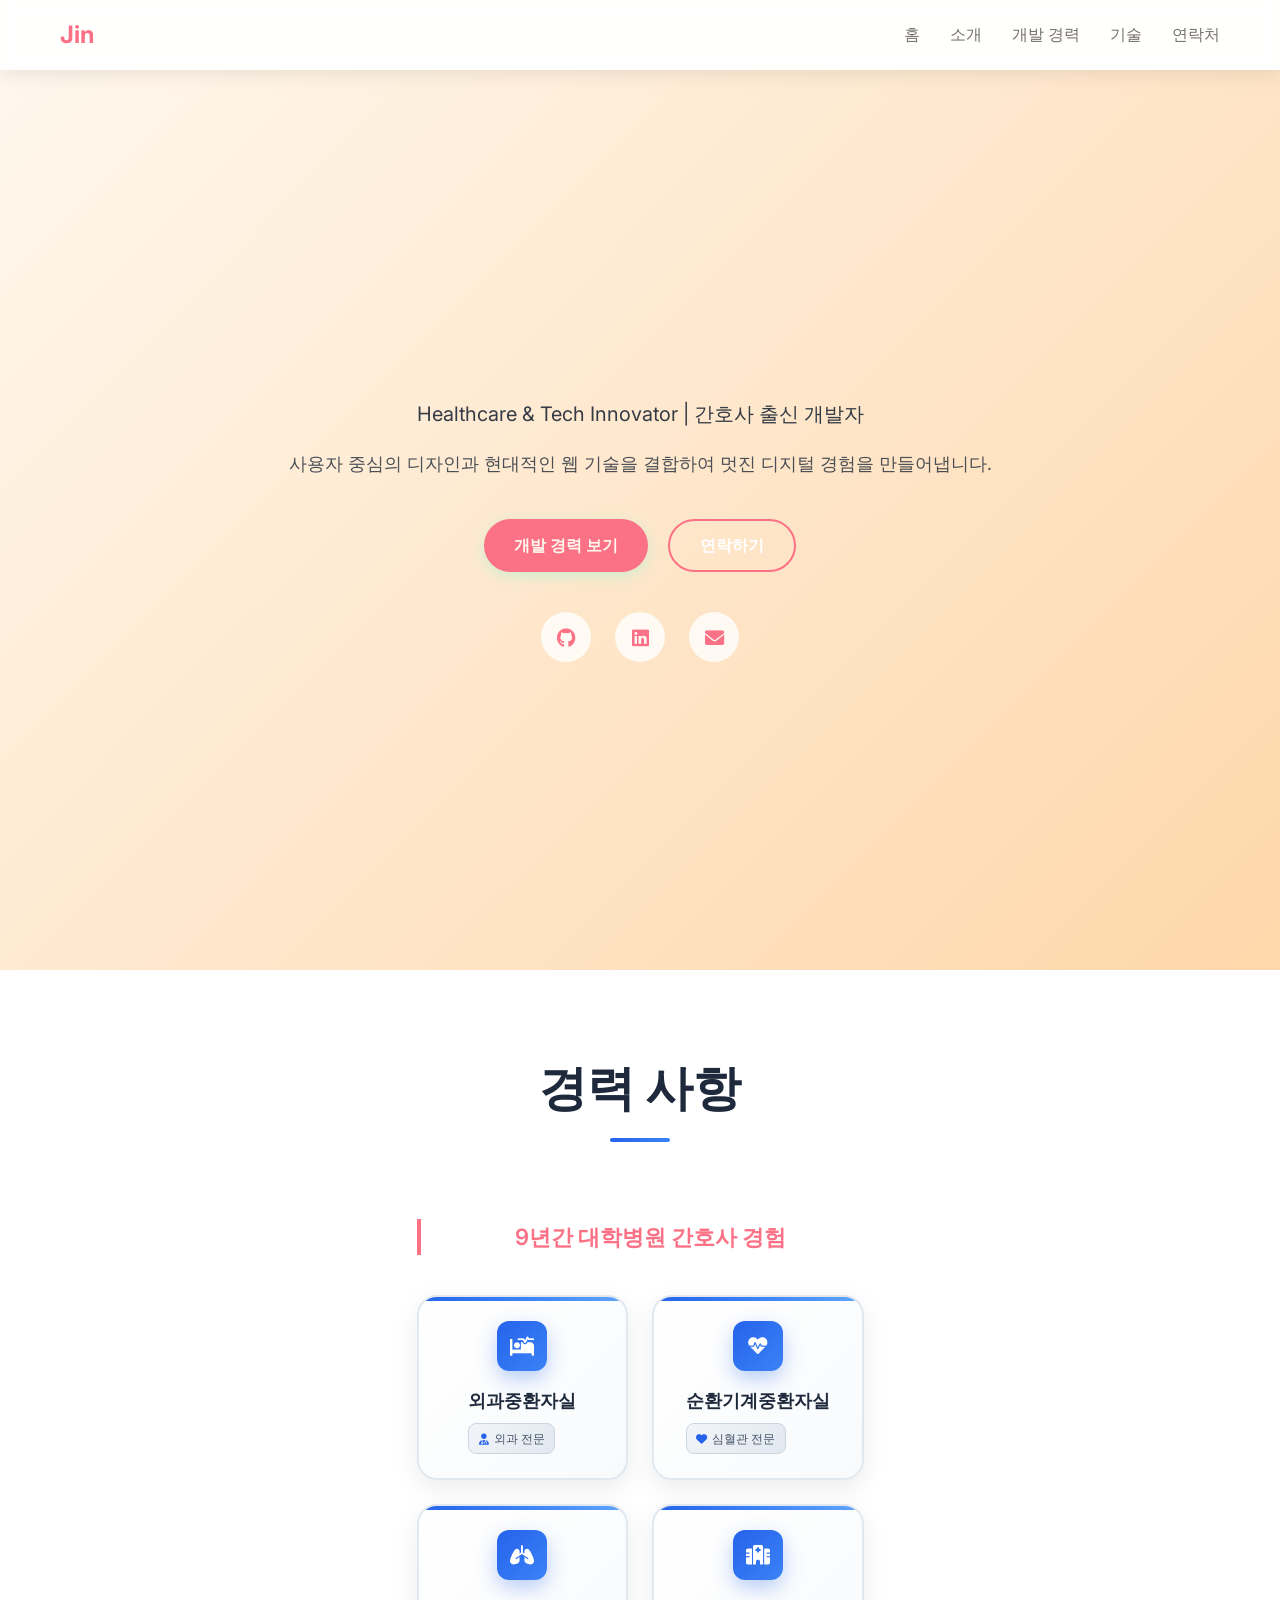
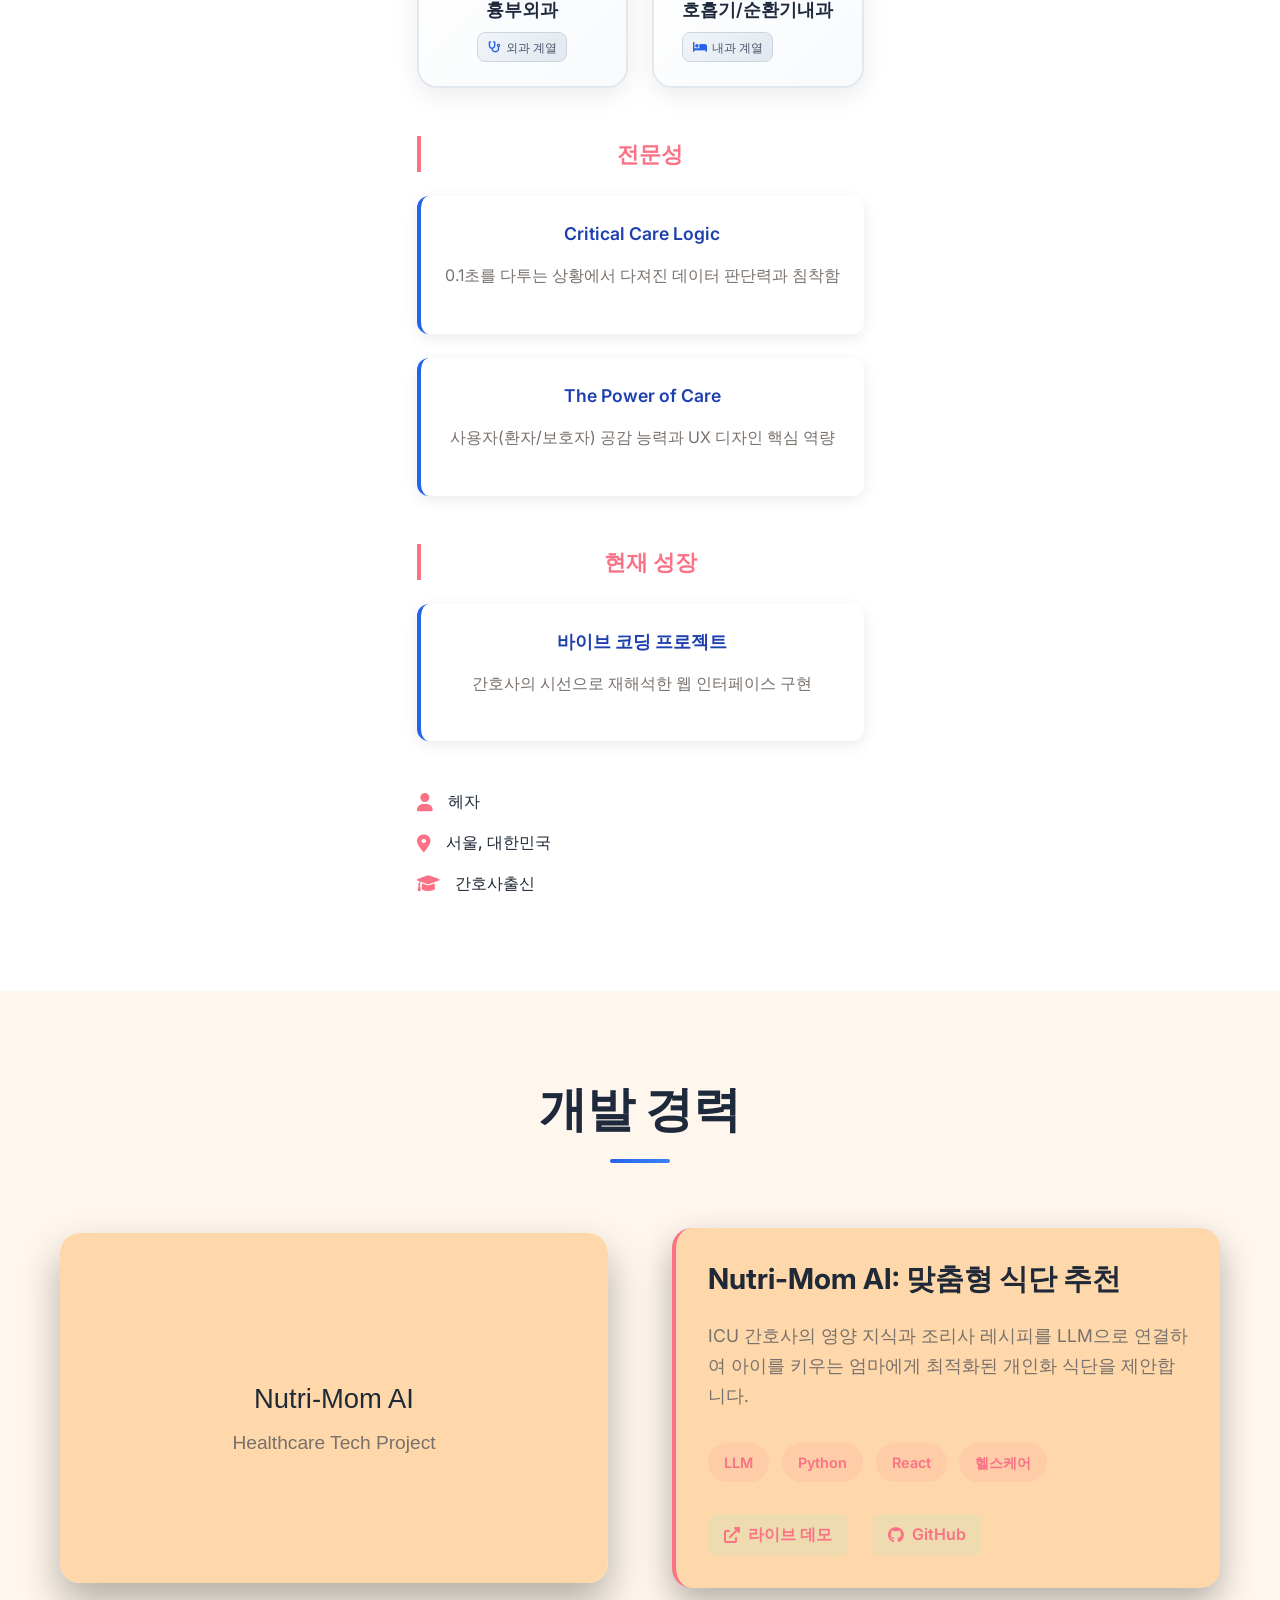
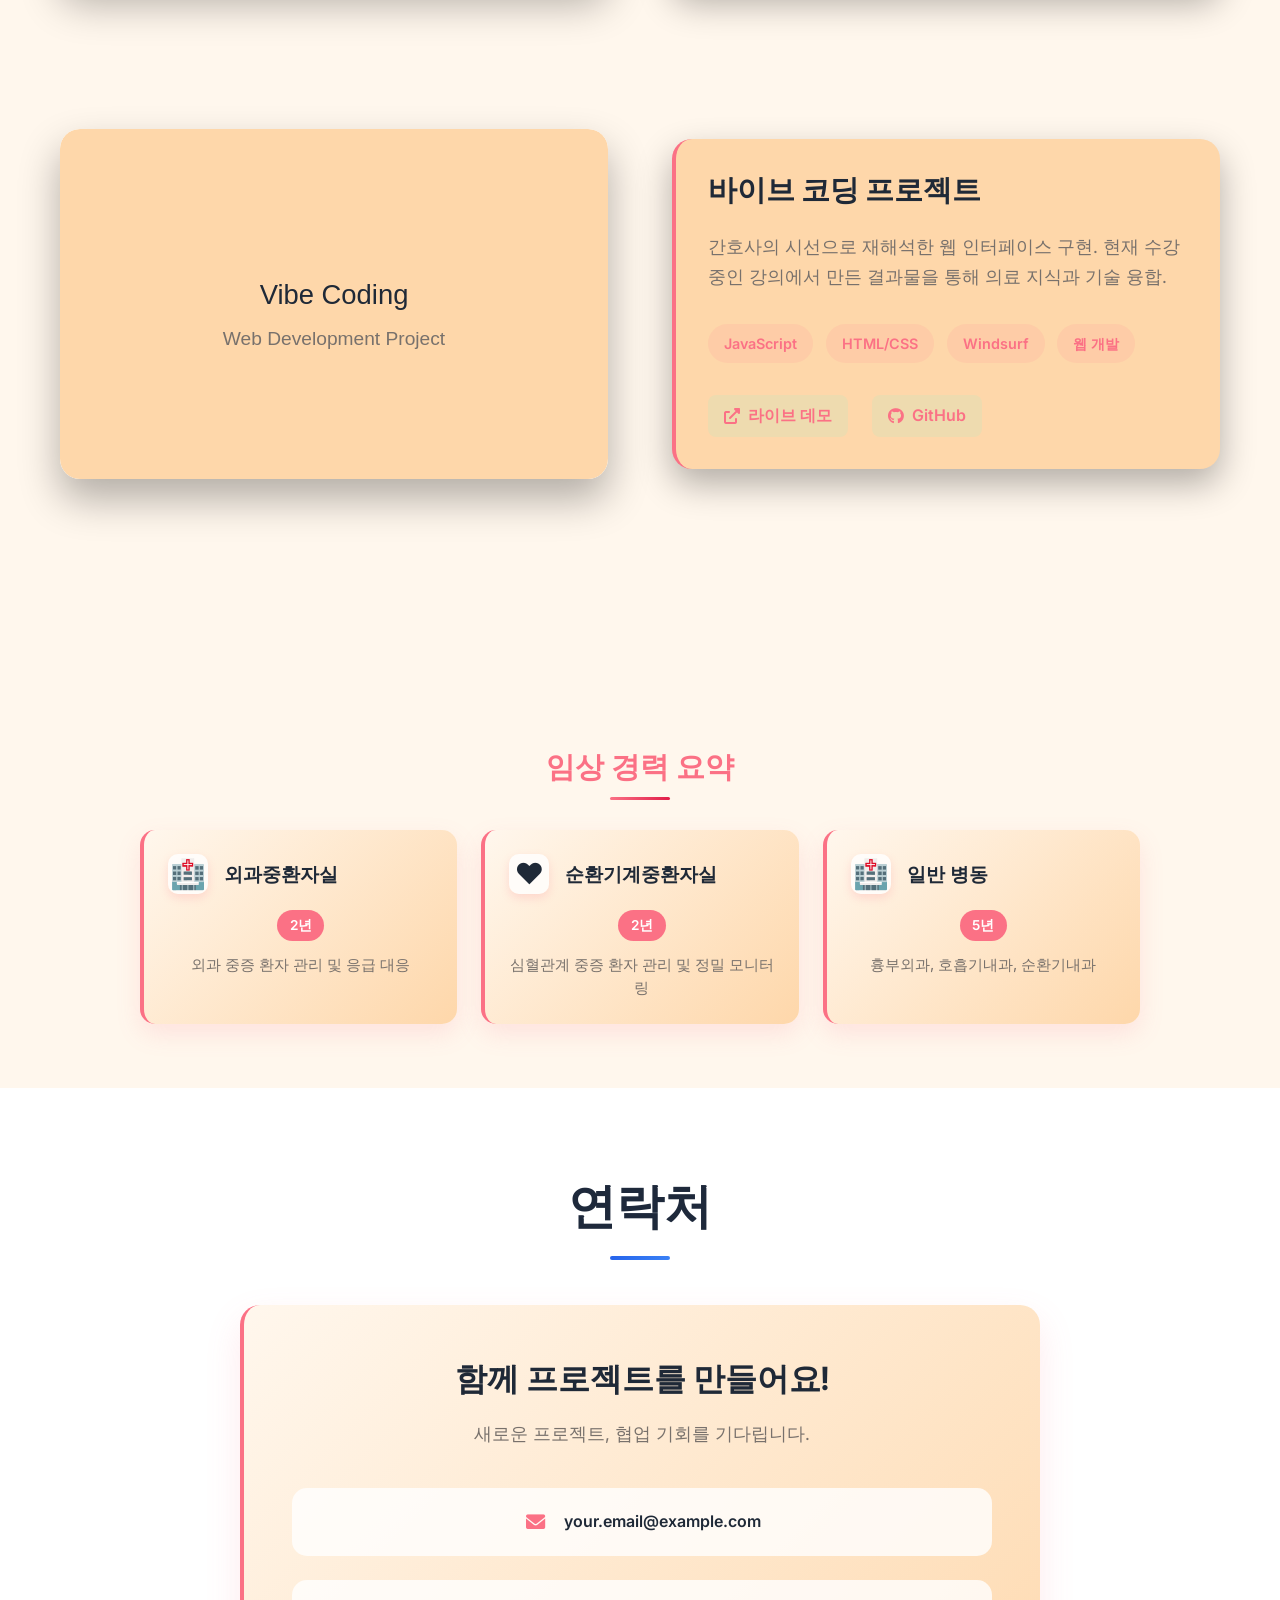
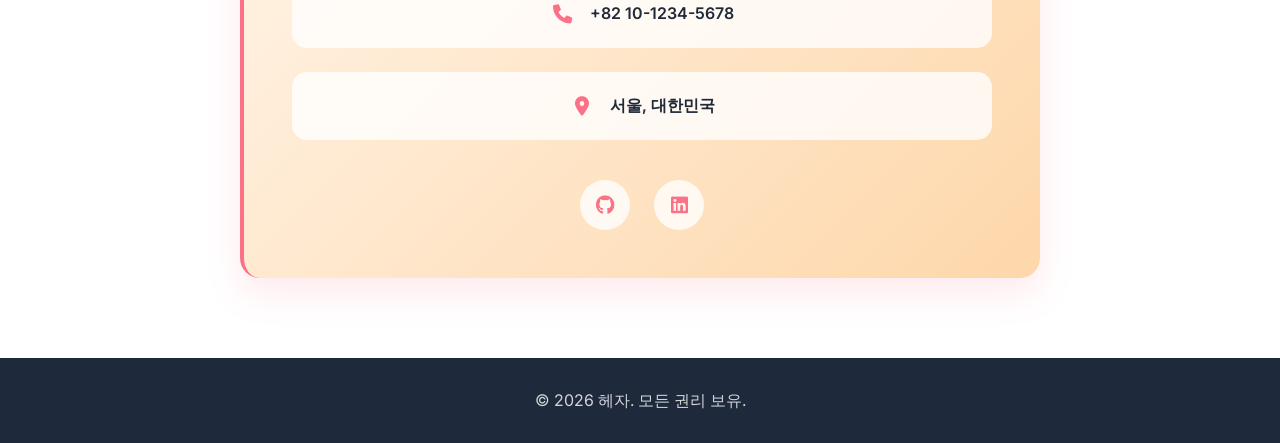
<file: index.html>
<!DOCTYPE html>
<html lang="ko">
<head>
    <meta charset="UTF-8">
    <meta name="viewport" content="width=device-width, initial-scale=1.0">
    <title>포트폴리오 - 헤자</title>
    <link rel="stylesheet" href="styles.css">
    <link href="https://fonts.googleapis.com/css2?family=Inter:wght@300;400;500;600;700&display=swap" rel="stylesheet">
    <link rel="stylesheet" href="https://cdnjs.cloudflare.com/ajax/libs/font-awesome/6.0.0/css/all.min.css">
</head>
<body>
    <!-- 헤더 및 네비게이션 -->
    <header class="header">
        <nav class="nav">
            <div class="nav-container">
                <div class="logo">
                    <a href="#home">Jin</a>
                </div>
                <ul class="nav-menu">
                    <li class="nav-item">
                        <a href="#home" class="nav-link">홈</a>
                    </li>
                    <li class="nav-item">
                        <a href="#about" class="nav-link">소개</a>
                    </li>
                    <li class="nav-item">
                        <a href="#projects" class="nav-link">개발 경력</a>
                    </li>
                    <li class="nav-item">
                        <a href="#skills" class="nav-link">기술</a>
                    </li>
                    <li class="nav-item">
                        <a href="#contact" class="nav-link">연락처</a>
                    </li>
                </ul>
                <div class="hamburger">
                    <span class="bar"></span>
                    <span class="bar"></span>
                    <span class="bar"></span>
                </div>
            </div>
        </nav>
    </header>

    <main>
        <!-- 홈 섹션 -->
        <section id="home" class="home">
            <div class="container">
                <div class="home-content">
                    <h1 class="home-title">
                        9년의 임상 현장,<br>
                        이제 코드로 <span class="highlight">환자의 경험을 설계합니다.</span>
                    </h1>
                    <p class="home-subtitle">
                        Healthcare & Tech Innovator | 간호사 출신 개발자
                    </p>
                    <p class="home-description">
                        사용자 중심의 디자인과 현대적인 웹 기술을 결합하여 멋진 디지털 경험을 만들어냅니다.
                    </p>
                    <div class="home-buttons">
                        <a href="#projects" class="btn btn-primary">개발 경력 보기</a>
                        <a href="#contact" class="btn btn-secondary">연락하기</a>
                    </div>
                    <div class="social-links">
                        <a href="https://github.com" target="_blank" class="social-link">
                            <i class="fab fa-github"></i>
                        </a>
                        <a href="https://linkedin.com" target="_blank" class="social-link">
                            <i class="fab fa-linkedin"></i>
                        </a>
                        <a href="mailto:your.email@example.com" class="social-link">
                            <i class="fas fa-envelope"></i>
                        </a>
                    </div>
                </div>
            </div>
        </section>

        <!-- 소개 섹션 -->
        <section id="about" class="about">
            <div class="container">
                <h2 class="section-title">경력 사항</h2>
                <div class="about-content">
                    <div class="about-text">
                        <div class="career-summary">
                            <h3 class="about-subtitle">9년간 대학병원 간호사 경험</h3>
                            <div class="career-details-container">
                                <div class="career-detail-item">
                                    <div class="career-icon-wrapper">
                                        <i class="fas fa-procedures"></i>
                                    </div>
                                    <div class="career-info">
                                        <h4>외과중환자실</h4>
                                        <div class="specialty-tags">
                                            <span class="specialty-tag">
                                                <i class="fas fa-user-md"></i>
                                                외과 전문
                                            </span>
                                        </div>
                                    </div>
                                </div>
                                <div class="career-detail-item">
                                    <div class="career-icon-wrapper">
                                        <i class="fas fa-heartbeat"></i>
                                    </div>
                                    <div class="career-info">
                                        <h4>순환기계중환자실</h4>
                                        <div class="specialty-tags">
                                            <span class="specialty-tag">
                                                <i class="fas fa-heart"></i>
                                                심혈관 전문
                                            </span>
                                        </div>
                                    </div>
                                </div>
                                <div class="career-detail-item">
                                    <div class="career-icon-wrapper">
                                        <i class="fas fa-lungs"></i>
                                    </div>
                                    <div class="career-info">
                                        <h4>흉부외과</h4>
                                        <div class="specialty-tags">
                                            <span class="specialty-tag">
                                                <i class="fas fa-stethoscope"></i>
                                                외과 계열
                                            </span>
                                        </div>
                                    </div>
                                </div>
                                <div class="career-detail-item">
                                    <div class="career-icon-wrapper">
                                        <i class="fas fa-hospital"></i>
                                    </div>
                                    <div class="career-info">
                                        <h4>호흡기/순환기내과</h4>
                                        <div class="specialty-tags">
                                            <span class="specialty-tag">
                                                <i class="fas fa-bed"></i>
                                                내과 계열
                                            </span>
                                        </div>
                                    </div>
                                </div>
                            </div>
                        </div>
                        
                        <div class="expertise-section">
                            <h3 class="about-subtitle">전문성</h3>
                            <div class="expertise-grid">
                                <div class="expertise-item">
                                    <h4>Critical Care Logic</h4>
                                    <p>0.1초를 다투는 상황에서 다져진 데이터 판단력과 침착함</p>
                                </div>
                                <div class="expertise-item">
                                    <h4>The Power of Care</h4>
                                    <p>사용자(환자/보호자) 공감 능력과 UX 디자인 핵심 역량</p>
                                </div>
                            </div>
                        </div>
                        
                        <div class="growth-section">
                            <h3 class="about-subtitle">현재 성장</h3>
                            <div class="growth-grid">
                                <div class="growth-item">
                                    <h4>바이브 코딩 프로젝트</h4>
                                    <p>간호사의 시선으로 재해석한 웹 인터페이스 구현</p>
                                </div>
                            </div>
                        </div>
                        <div class="about-info">
                            <div class="info-item">
                                <i class="fas fa-user"></i>
                                <span>헤자</span>
                            </div>
                            <div class="info-item">
                                <i class="fas fa-map-marker-alt"></i>
                                <span>서울, 대한민국</span>
                            </div>
                            <div class="info-item">
                                <i class="fas fa-graduation-cap"></i>
                                <span>간호사출신</span>
                     
                    </div>
                </div>
            </div>
        </section>

        <!-- 개발 경력 섹션 -->
        <section id="projects" class="projects">
            <div class="container">
                <h2 class="section-title">개발 경력</h2>
                <div class="projects-container">
                    <div class="project-item project-item-left">
                        <div class="project-image">
                            <div class="project-image-container">
                                <img src="assets/nutri-mom-ai.svg" alt="Nutri-Mom AI" class="project-hero-image">
                            </div>
                        </div>
                        <div class="project-content">
                            <h3 class="project-title">Nutri-Mom AI: 맞춤형 식단 추천</h3>
                            <p class="project-description">
                                ICU 간호사의 영양 지식과 조리사 레시피를 LLM으로 연결하여 
                                아이를 키우는 엄마에게 최적화된 개인화 식단을 제안합니다.
                            </p>
                            <div class="project-tech">
                                <span class="tech-tag">LLM</span>
                                <span class="tech-tag">Python</span>
                                <span class="tech-tag">React</span>
                                <span class="tech-tag">헬스케어</span>
                            </div>
                            <div class="project-links">
                                <a href="#" class="project-link">
                                    <i class="fas fa-external-link-alt"></i> 라이브 데모
                                </a>
                                <a href="#" class="project-link">
                                    <i class="fab fa-github"></i> GitHub
                                </a>
                            </div>
                        </div>
                    </div>

                    <div class="project-item project-item-right">
                        <div class="project-content">
                            <h3 class="project-title">바이브 코딩 프로젝트</h3>
                            <p class="project-description">
                                간호사의 시선으로 재해석한 웹 인터페이스 구현. 
                                현재 수강 중인 강의에서 만든 결과물을 통해 의료 지식과 기술 융합.
                            </p>
                            <div class="project-tech">
                                <span class="tech-tag">JavaScript</span>
                                <span class="tech-tag">HTML/CSS</span>
                                <span class="tech-tag">Windsurf</span>
                                <span class="tech-tag">웹 개발</span>
                            </div>
                            <div class="project-links">
                                <a href="#" class="project-link">
                                    <i class="fas fa-external-link-alt"></i> 라이브 데모
                                </a>
                                <a href="#" class="project-link">
                                    <i class="fab fa-github"></i> GitHub
                                </a>
                            </div>
                        </div>
                        <div class="project-image">
                            <div class="project-image-container">
                                <img src="assets/vibe-coding.svg" alt="Vibe Coding" class="project-hero-image">
                            </div>
                        </div>
                    </div>
                </div>
            </div>
        </section>               
                <!-- 경력사항 -->
                <div class="career-section">
                    <h3 class="subsection-title">임상 경력 요약</h3>
                    <div class="career-container">
                        <div class="career-card">
                            <div class="career-header">
                                <div class="career-icon">🏥</div>
                                <h4>외과중환자실</h4>
                            </div>
                            <div class="career-info">
                                <span class="career-duration">2년</span>
                                <p class="career-description">외과 중증 환자 관리 및 응급 대응</p>
                            </div>
                        </div>
                        <div class="career-card">
                            <div class="career-header">
                                <div class="career-icon">❤️</div>
                                <h4>순환기계중환자실</h4>
                            </div>
                            <div class="career-info">
                                <span class="career-duration">2년</span>
                                <p class="career-description">심혈관계 중증 환자 관리 및 정밀 모니터링</p>
                            </div>
                        </div>
                        <div class="career-card">
                            <div class="career-header">
                                <div class="career-icon">🏥</div>
                                <h4>일반 병동</h4>
                            </div>
                            <div class="career-info">
                                <span class="career-duration">5년</span>
                                <p class="career-description">흉부외과, 호흡기내과, 순환기내과</p>
                            </div>
                        </div>
                    </div>
                </div>

        <!-- 연락처 섹션 -->
        <section id="contact" class="contact">
            <div class="container">
                <h2 class="section-title">연락처</h2>
                <div class="contact-container">
                    <div class="contact-card">
                        <div class="contact-header">
                            <h3>함께 프로젝트를 만들어요!</h3>
                            <p>새로운 프로젝트, 협업 기회를 기다립니다.</p>
                        </div>
                        <div class="contact-items">
                            <a href="mailto:your.email@example.com" class="contact-item">
                                <i class="fas fa-envelope"></i>
                                <span>your.email@example.com</span>
                            </a>
                            <a href="tel:+821012345678" class="contact-item">
                                <i class="fas fa-phone"></i>
                                <span>+82 10-1234-5678</span>
                            </a>
                            <div class="contact-item">
                                <i class="fas fa-map-marker-alt"></i>
                                <span>서울, 대한민국</span>
                            </div>
                        </div>
                        <div class="social-links">
                            <a href="https://github.com" target="_blank" class="social-link">
                                <i class="fab fa-github"></i>
                            </a>
                            <a href="https://linkedin.com" target="_blank" class="social-link">
                                <i class="fab fa-linkedin"></i>
                            </a>
                        </div>
                    </div>
                </div>
            </div>
        </section>
    </main>

    <!-- 푸터 -->
    <footer class="footer">
        <div class="container">
            <p>&copy; 2026 헤자. 모든 권리 보유.</p>
        </div>
    </footer>

    <script src="script.js"></script>
</body>
</html>
</file>
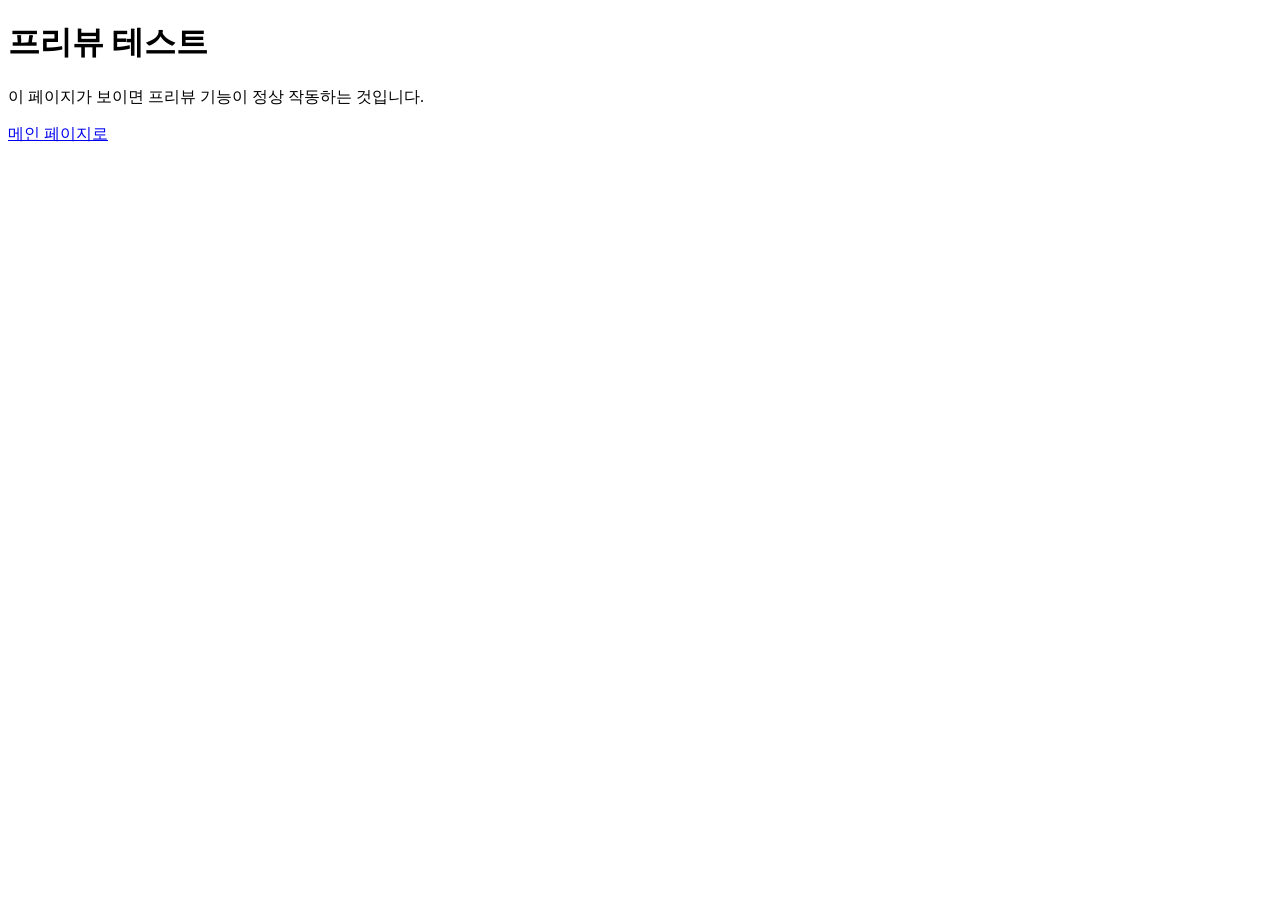
<file: test.html>
<!DOCTYPE html>
<html lang="ko">
<head>
    <meta charset="UTF-8">
    <meta name="viewport" content="width=device-width, initial-scale=1.0">
    <title>테스트 페이지</title>
</head>
<body>
    <h1>프리뷰 테스트</h1>
    <p>이 페이지가 보이면 프리뷰 기능이 정상 작동하는 것입니다.</p>
    <a href="index.html">메인 페이지로</a>
</body>
</html>
</file>
<file: styles.css>
/* 기본 스타일 초기화 */
* {
    margin: 0;
    padding: 0;
    box-sizing: border-box;
}

/* Modern Professional 컬러 팔레트 - 웜 코랄 테마 */
:root {
    --main-bg: #FFF7ED;
    --accent-blue: #FB7185;
    --light-silver: #1F2937;
    --slate-gray: #78716C;
    --white: #FFFFFF;
    --dark-slate: #FED7AA;
    --accent-blue-light: rgba(251, 113, 133, 0.1);
    --accent-blue-hover: #E11D48;
}

html {
    scroll-behavior: smooth;
}

body {
    font-family: 'Inter', sans-serif;
    line-height: 1.6;
    color: var(--light-silver);
    background-color: var(--main-bg);
    overflow-x: hidden;
}

.container {
    max-width: 1200px;
    margin: 0 auto;
    padding: 0 20px;
}

/* 전문성 섹션 스타일 */
.about-subtitle {
    font-size: 1.4rem;
    font-weight: 600;
    color: var(--accent-blue);
    margin: 2rem 0 1rem 0;
    border-left: 4px solid var(--accent-blue);
    padding-left: 1rem;
}

.expertise-grid {
    display: grid;
    grid-template-columns: repeat(auto-fit, minmax(300px, 1fr));
    gap: 2rem;
    margin: 2rem 0;
}

.expertise-item {
    background: linear-gradient(135deg, var(--dark-slate) 0%, rgba(26, 35, 50, 0.8) 100%);
    padding: 2rem;
    border-radius: 12px;
    border-left: 4px solid var(--accent-blue);
    box-shadow: 0 4px 6px rgba(0, 0, 0, 0.3);
    transition: transform 0.3s ease, box-shadow 0.3s ease;
}

.expertise-item:hover {
    transform: translateY(-5px);
    box-shadow: 0 8px 15px rgba(0, 0, 0, 0.2);
}

.expertise-item h4 {
    font-size: 1.2rem;
    font-weight: 700;
    color: var(--light-silver);
    margin-bottom: 1rem;
}

.growth-grid {
    display: grid;
    grid-template-columns: repeat(auto-fit, minmax(300px, 1fr));
    gap: 2rem;
    margin: 2rem 0;
}

.growth-item {
    background: linear-gradient(135deg, #fef3c7 0%, #fde68a 100%);
    padding: 2rem;
    border-radius: 12px;
    border-left: 4px solid #f59e0b;
    box-shadow: 0 4px 6px rgba(0, 0, 0, 0.1);
    transition: transform 0.3s ease, box-shadow 0.3s ease;
}

.growth-item:hover {
    transform: translateY(-5px);
    box-shadow: 0 8px 15px rgba(0, 0, 0, 0.2);
}

.growth-item h4 {
    font-size: 1.2rem;
    font-weight: 700;
    color: #d97706;
    margin-bottom: 1rem;
}

.vision-statement {
    background: linear-gradient(135deg, #dbeafe 0%, #bfdbfe 100%);
    padding: 2rem;
    border-radius: 12px;
    margin-bottom: 2rem;
    border-left: 4px solid #2563eb;
    text-align: center;
}

.vision-statement h3 {
    font-size: 1.3rem;
    font-weight: 700;
    color: #1e40af;
    margin-bottom: 1rem;
}

/* 헬스케어 테크 이미지 섹션 */
.hero-image-container {
    position: relative;
    width: 100%;
    max-width: 500px;
    margin: 0 auto;
    border-radius: 24px;
    overflow: hidden;
    box-shadow: 0 25px 50px rgba(0, 0, 0, 0.2);
}

.hero-image {
    width: 100%;
    height: auto;
    display: block;
    transition: transform 0.5s ease, filter 0.5s ease;
}

.hero-image-container:hover .hero-image {
    transform: scale(1.05);
    filter: brightness(1.1);
}

.floating-elements {
    position: absolute;
    top: 0;
    left: 0;
    width: 100%;
    height: 100%;
    pointer-events: none;
}

.floating-card {
    position: absolute;
    background: rgba(255, 255, 255, 0.95);
    border-radius: 12px;
    padding: 15px;
    box-shadow: 0 8px 25px rgba(0, 0, 0, 0.1);
    backdrop-filter: blur(10px);
    border: 1px solid rgba(255, 255, 255, 0.3);
    animation: float 3s ease-in-out infinite;
}

.code-card {
    top: -20px;
    right: -30px;
    transform: rotate(5deg);
    animation-delay: 0s;
}

.data-card {
    bottom: -15px;
    left: -25px;
    transform: rotate(-3deg);
    animation-delay: 1s;
}

.medical-card {
    top: 50%;
    right: -40px;
    transform: rotate(8deg);
    animation-delay: 2s;
}

.code-snippet {
    font-family: 'Courier New', monospace;
    font-size: 12px;
    line-height: 1.4;
}

.code-comment {
    color: #6b7280;
    display: block;
    margin-bottom: 5px;
}

.code-keyword {
    color: #2563eb;
    font-weight: bold;
}

.code-function {
    color: #7c3aed;
}

.code-indent {
    margin-left: 20px;
}

.data-viz {
    display: flex;
    align-items: end;
    gap: 4px;
    height: 40px;
}

.chart-bar {
    width: 8px;
    background: linear-gradient(to top, #3b82f6, #60a5fa);
    border-radius: 4px 4px 0 0;
    animation: grow 2s ease-in-out infinite alternate;
}

.chart-bar:nth-child(2) {
    animation-delay: 0.3s;
    background: linear-gradient(to top, #8b5cf6, #a78bfa);
}

.chart-bar:nth-child(3) {
    animation-delay: 0.6s;
    background: linear-gradient(to top, #06b6d4, #67e8f9);
}

.chart-bar:nth-child(4) {
    animation-delay: 0.9s;
    background: linear-gradient(to top, #10b981, #6ee7b7);
}

.medical-icon {
    font-size: 20px;
    margin-bottom: 5px;
}

.medical-text {
    font-size: 11px;
    font-weight: 600;
    color: #059669;
}

@keyframes float {
    0%, 100% {
        transform: translateY(0) rotate(var(--rotation, 0deg));
    }
    50% {
        transform: translateY(-10px) rotate(var(--rotation, 0deg));
    }
}

@keyframes grow {
    0% {
        transform: scaleY(0.8);
    }
    100% {
        transform: scaleY(1);
    }
}

.code-card {
    --rotation: 5deg;
}

.data-card {
    --rotation: -3deg;
}

.medical-card {
    --rotation: 8deg;
}

/* 반응형 디자인 */
@media (max-width: 768px) {
    .hero-image-container {
        max-width: 100%;
    }
    
    .floating-card {
        transform: scale(0.8) rotate(var(--rotation, 0deg));
    }
    
    .code-card {
        top: -10px;
        right: -15px;
    }
    
    .data-card {
        bottom: -10px;
        left: -15px;
    }
    
    .medical-card {
        right: -20px;
    }
}

@media (max-width: 480px) {
    .floating-card {
        transform: scale(0.7) rotate(var(--rotation, 0deg));
    }
    
    .code-snippet {
        font-size: 10px;
    }
    
    .medical-text {
        font-size: 9px;
    }
}

/* 경력 요약 섹션 */
.career-summary {
    text-align: center;
    margin-bottom: 3rem;
}

.career-details-container {
    display: grid;
    grid-template-columns: repeat(2, 1fr);
    gap: 1.5rem;
    margin: 2.5rem 0;
}

.career-detail-item {
    background: linear-gradient(135deg, #ffffff 0%, #f8fafc 100%);
    border: 2px solid #e2e8f0;
    border-radius: 20px;
    padding: 1.5rem;
    display: flex;
    flex-direction: column;
    align-items: center;
    gap: 1rem;
    transition: all 0.3s ease;
    box-shadow: 0 8px 25px rgba(0, 0, 0, 0.08);
    position: relative;
    overflow: hidden;
    text-align: center;
}

.career-detail-item::before {
    content: '';
    position: absolute;
    top: 0;
    left: 0;
    right: 0;
    height: 4px;
    background: linear-gradient(90deg, #2563eb, #3b82f6, #60a5fa);
}

.career-detail-item:hover {
    transform: translateY(-8px);
    box-shadow: 0 15px 40px rgba(37, 99, 235, 0.15);
    border-color: #2563eb;
}

.career-icon-wrapper {
    width: 50px;
    height: 50px;
    background: linear-gradient(135deg, #2563eb, #3b82f6);
    border-radius: 12px;
    display: flex;
    align-items: center;
    justify-content: center;
    color: white;
    font-size: 1.2rem;
    box-shadow: 0 8px 20px rgba(37, 99, 235, 0.3);
    flex-shrink: 0;
}

.career-info h4 {
    font-size: 1.1rem;
    font-weight: 600;
    color: #1e293b;
    margin-bottom: 0.5rem;
}

.specialty-tags {
    display: flex;
    flex-wrap: wrap;
    gap: 0.5rem;
}

.specialty-tag {
    display: inline-flex;
    align-items: center;
    gap: 0.3rem;
    background: linear-gradient(135deg, #f1f5f9, #e2e8f0);
    border: 1px solid #cbd5e1;
    border-radius: 8px;
    padding: 0.3rem 0.6rem;
    font-size: 0.75rem;
    font-weight: 500;
    color: #475569;
    transition: all 0.2s ease;
}

.specialty-tag i {
    color: #2563eb;
    font-size: 0.7rem;
}

.specialty-tag:hover {
    background: linear-gradient(135deg, #2563eb, #3b82f6);
    color: white;
    transform: translateY(-2px);
    box-shadow: 0 4px 12px rgba(37, 99, 235, 0.3);
}

.specialty-tag:hover i {
    color: white;
}

.highlight-number {
    font-size: 2.5rem;
    font-weight: 700;
    line-height: 1;
    margin-bottom: 0.5rem;
}

.highlight-text {
    font-size: 0.9rem;
    font-weight: 500;
    opacity: 0.9;
}

.expertise-section, .growth-section {
    margin-bottom: 3rem;
}

.expertise-grid, .growth-grid {
    display: grid;
    grid-template-columns: repeat(auto-fit, minmax(250px, 1fr));
    gap: 1.5rem;
    margin-top: 1.5rem;
}

.expertise-item, .growth-item {
    background: white;
    padding: 1.5rem;
    border-radius: 12px;
    box-shadow: 0 4px 15px rgba(0, 0, 0, 0.08);
    border-left: 4px solid #2563eb;
    transition: transform 0.3s ease, box-shadow 0.3s ease;
}

.expertise-item:hover, .growth-item:hover {
    transform: translateY(-3px);
    box-shadow: 0 8px 25px rgba(0, 0, 0, 0.12);
}

.expertise-item h4, .growth-item h4 {
    font-size: 1.1rem;
    font-weight: 600;
    color: #1e40af;
    margin-bottom: 0.8rem;
}

.expertise-item p, .growth-item p {
    font-size: 0.95rem;
    color: #4b5563;
    line-height: 1.5;
}

/* 반응형 디자인 */
@media (max-width: 768px) {
    .career-details-container {
        grid-template-columns: 1fr;
        gap: 1.5rem;
    }
    
    .career-detail-item {
        padding: 1.5rem;
        gap: 1rem;
    }
    
    .career-icon-wrapper {
        width: 45px;
        height: 45px;
        font-size: 1.1rem;
        margin: 0 auto;
    }
    
    .specialty-tags {
        justify-content: center;
    }
    
    .expertise-grid, .growth-grid {
        grid-template-columns: 1fr;
        gap: 1rem;
    }
    
    .hero-image-container {
        max-width: 100%;
    }
    
    .floating-card {
        transform: scale(0.8) rotate(var(--rotation, 0deg));
    }
    
    .code-card {
        top: -10px;
        right: -15px;
    }
    
    .data-card {
        bottom: -10px;
        left: -15px;
    }
    
    .medical-card {
        right: -20px;
    }
}

@media (max-width: 480px) {
    .career-details-container {
        gap: 1rem;
    }
    
    .career-detail-item {
        padding: 1.2rem;
    }
    
    .career-icon-wrapper {
        width: 40px;
        height: 40px;
        font-size: 1rem;
    }
    
    .career-info h4 {
        font-size: 1rem;
    }
    
    .specialty-tag {
        font-size: 0.7rem;
        padding: 0.25rem 0.5rem;
    }
    
    .floating-card {
        transform: scale(0.7) rotate(var(--rotation, 0deg));
    }
    
    .code-snippet {
        font-size: 10px;
    }
    
    .medical-text {
        font-size: 9px;
    }
}

/* 프로젝트 이미지 컨테이너 */
.project-image-container {
    position: relative;
    width: 100%;
    height: 350px;
    overflow: hidden;
    border-radius: 20px;
}

.project-hero-image {
    width: 100%;
    height: 100%;
    object-fit: cover;
    transition: transform 0.3s ease;
}

.project-card:hover .project-hero-image {
    transform: scale(1.05);
}

/* 기존 스타일 유지 */
.vision-statement p {
    font-size: 1.1rem;
    color: #374151;
    margin-bottom: 0.5rem;
    font-style: italic;
}

/* 헤더 및 네비게이션 */
.header {
    position: fixed;
    top: 0;
    left: 0;
    width: 100%;
    background: rgba(255, 247, 237, 0.95);
    backdrop-filter: blur(10px);
    z-index: 1000;
    box-shadow: 0 2px 20px rgba(0, 0, 0, 0.1);
}

.nav-container {
    max-width: 1200px;
    margin: 0 auto;
    padding: 0 20px;
    display: flex;
    justify-content: space-between;
    align-items: center;
    height: 70px;
}

.logo a {
    font-size: 24px;
    font-weight: 700;
    color: var(--accent-blue);
    text-decoration: none;
    transition: color 0.3s ease;
}

.logo a:hover {
    color: var(--accent-blue-hover);
}

.nav-menu {
    display: flex;
    list-style: none;
    gap: 30px;
}

.nav-link {
    text-decoration: none;
    color: var(--slate-gray);
    font-weight: 500;
    transition: color 0.3s ease;
    position: relative;
}

.nav-link:hover {
    color: var(--accent-blue);
}

.nav-link::after {
    content: '';
    position: absolute;
    bottom: -5px;
    left: 0;
    width: 0;
    height: 2px;
    background: var(--accent-blue);
    transition: width 0.3s ease;
}

.nav-link:hover::after {
    width: 100%;
}

.hamburger {
    display: none;
    flex-direction: column;
    cursor: pointer;
    gap: 4px;
}

.bar {
    width: 25px;
    height: 3px;
    background: #333;
    transition: 0.3s ease;
}

/* 섹션 공통 스타일 */
section {
    padding: 80px 0;
}

.section-title {
    font-size: 48px;
    font-weight: 700;
    text-align: center;
    margin-bottom: 60px;
    color: #1e293b;
    position: relative;
}

.section-title::after {
    content: '';
    position: absolute;
    bottom: -15px;
    left: 50%;
    transform: translateX(-50%);
    width: 60px;
    height: 4px;
    background: linear-gradient(135deg, #2563eb, #3b82f6);
    border-radius: 2px;
}

/* 홈 섹션 */
.home {
    min-height: 100vh;
    display: flex;
    align-items: center;
    background: linear-gradient(135deg, #FFF7ED 0%, #FED7AA 100%);
    color: var(--light-silver);
    margin-top: 70px;
}

.home-content {
    max-width: 800px;
    text-align: center;
}

.home-title {
    font-size: 56px;
    font-weight: 700;
    margin-bottom: 20px;
    line-height: 1.2;
}

.highlight {
    color: var(--accent-blue);
    text-shadow: 2px 2px 4px rgba(0, 0, 0, 0.3);
}

.home-subtitle {
    font-size: 20px;
    margin-bottom: 20px;
    opacity: 0.9;
}

.home-description {
    font-size: 18px;
    margin-bottom: 40px;
    opacity: 0.8;
    line-height: 1.6;
}

.home-buttons {
    display: flex;
    gap: 20px;
    justify-content: center;
    margin-bottom: 40px;
}

.btn {
    padding: 12px 30px;
    border: none;
    border-radius: 50px;
    font-size: 16px;
    font-weight: 600;
    text-decoration: none;
    transition: all 0.3s ease;
    cursor: pointer;
    display: inline-flex;
    align-items: center;
    gap: 8px;
}

.btn-primary {
    background: var(--accent-blue);
    color: var(--main-bg);
    box-shadow: 0 4px 15px rgba(100, 255, 218, 0.3);
}

.btn-primary:hover {
    background: var(--accent-blue-hover);
    transform: translateY(-2px);
    box-shadow: 0 6px 20px rgba(100, 255, 218, 0.4);
}

.btn-secondary {
    background: transparent;
    color: var(--white);
    border: 2px solid var(--accent-blue);
}

.btn-secondary:hover {
    background: var(--accent-blue);
    color: var(--main-bg);
    transform: translateY(-2px);
}

.social-links {
    display: flex;
    gap: 20px;
    justify-content: center;
}

.social-link {
    width: 50px;
    height: 50px;
    border-radius: 50%;
    background: rgba(100, 255, 218, 0.1);
    color: var(--accent-blue);
    display: flex;
    align-items: center;
    justify-content: center;
    text-decoration: none;
    font-size: 20px;
    transition: all 0.3s ease;
    border: 2px solid rgba(100, 255, 218, 0.3);
}

.social-link:hover {
    background: rgba(100, 255, 218, 0.2);
    transform: translateY(-3px);
    border-color: var(--accent-blue);
}

/* 소개 섹션 */
.about {
    background: #FFFFFF;
    display: flex;
    justify-content: center;
    align-items: center;
}

.about-content {
    display: flex;
    flex-direction: column;
    align-items: center;
    text-align: center;
}

.about-text {
    width: 100%;
    max-width: 1000px;
    text-align: center;
}

.about-text p {
    font-size: 16px;
    margin-bottom: 20px;
    color: var(--slate-gray);
    line-height: 1.8;
}

.about-info {
    margin-top: 30px;
}

.info-item {
    display: flex;
    align-items: center;
    gap: 15px;
    margin-bottom: 15px;
}

.info-item i {
    color: var(--accent-blue);
    font-size: 18px;
}

.info-item span {
    color: var(--light-silver);
    font-weight: 500;
}

.about-image {
    display: flex;
    justify-content: center;
}

.image-placeholder {
    width: 300px;
    height: 300px;
    border-radius: 20px;
    background: linear-gradient(135deg, var(--main-bg) 0%, var(--dark-slate) 100%);
    display: flex;
    align-items: center;
    justify-content: center;
    font-size: 100px;
    color: var(--accent-blue);
    box-shadow: 0 20px 40px rgba(0, 0, 0, 0.3);
}

/* 개발 경력 섹션 - 교차 레이아웃 */
.projects {
    background: var(--main-bg);
}

.projects-container {
    max-width: 1200px;
    margin: 0 auto;
}

.project-item {
    display: grid;
    grid-template-columns: 1fr 1fr;
    gap: 4rem;
    align-items: center;
    margin-bottom: 6rem;
    min-height: 400px;
}

.project-item-left {
    direction: ltr;
}

.project-item-right {
    direction: rtl;
}

.project-item-right > * {
    direction: ltr;
}

.project-item .project-image {
    height: 350px;
    border-radius: 20px;
    overflow: hidden;
    box-shadow: 0 20px 40px rgba(0, 0, 0, 0.3);
    position: relative;
    transition: transform 0.3s ease, box-shadow 0.3s ease;
}

.project-item:hover .project-image {
    transform: scale(1.02);
    box-shadow: 0 25px 50px rgba(0, 0, 0, 0.4);
}

.project-item .project-content {
    padding: 2rem;
    background: var(--dark-slate);
    border-radius: 20px;
    box-shadow: 0 15px 35px rgba(0, 0, 0, 0.3);
    border-left: 4px solid var(--accent-blue);
    transition: transform 0.3s ease, box-shadow 0.3s ease;
}

.project-item:hover .project-content {
    transform: translateY(-5px);
    box-shadow: 0 20px 45px rgba(0, 0, 0, 0.4);
}

.project-item .project-title {
    font-size: 1.8rem;
    font-weight: 700;
    margin-bottom: 1.5rem;
    color: var(--light-silver);
    line-height: 1.3;
}

.project-item .project-description {
    font-size: 1.1rem;
    color: var(--slate-gray);
    margin-bottom: 2rem;
    line-height: 1.7;
}

.project-item .project-tech {
    display: flex;
    flex-wrap: wrap;
    gap: 0.8rem;
    margin-bottom: 2rem;
}

.project-item .tech-tag {
    background: var(--accent-blue-light);
    color: var(--accent-blue);
    padding: 0.5rem 1rem;
    border-radius: 25px;
    font-size: 0.9rem;
    font-weight: 600;
    transition: all 0.3s ease;
}

.project-item .tech-tag:hover {
    background: var(--accent-blue);
    color: var(--main-bg);
    transform: translateY(-2px);
}

.project-item .project-links {
    display: flex;
    gap: 1.5rem;
}

.project-item .project-link {
    display: inline-flex;
    align-items: center;
    gap: 0.5rem;
    color: var(--accent-blue);
    text-decoration: none;
    font-weight: 600;
    font-size: 1rem;
    transition: all 0.3s ease;
    padding: 0.5rem 1rem;
    border-radius: 8px;
    background: rgba(100, 255, 218, 0.1);
}

.project-item .project-link:hover {
    background: var(--accent-blue);
    color: var(--main-bg);
    transform: translateY(-2px);
}

/* 시각적 리듬을 위한 애니메이션 효과 */
.project-item-left {
    animation: slideInLeft 0.8s ease-out;
}

.project-item-right {
    animation: slideInRight 0.8s ease-out;
}

@keyframes slideInLeft {
    from {
        opacity: 0;
        transform: translateX(-50px);
    }
    to {
        opacity: 1;
        transform: translateX(0);
    }
}

@keyframes slideInRight {
    from {
        opacity: 0;
        transform: translateX(50px);
    }
    to {
        opacity: 1;
        transform: translateX(0);
    }
}

/* 반응형 디자인 */
@media (max-width: 968px) {
    .project-item {
        grid-template-columns: 1fr;
        gap: 2rem;
        margin-bottom: 4rem;
    }
    
    .project-item-right {
        direction: ltr;
    }
    
    .project-item .project-image {
        height: 250px;
    }
    
    .project-item .project-content {
        padding: 1.5rem;
    }
    
    .project-item .project-title {
        font-size: 1.5rem;
    }
    
    .project-item .project-description {
        font-size: 1rem;
    }
}

@media (max-width: 480px) {
    .project-item {
        gap: 1.5rem;
        margin-bottom: 3rem;
    }
    
    .project-item .project-image {
        height: 200px;
    }
    
    .project-item .project-content {
        padding: 1.2rem;
    }
    
    .project-item .project-title {
        font-size: 1.3rem;
    }
    
    .project-item .project-description {
        font-size: 0.95rem;
    }
    
    .project-item .project-tech {
        gap: 0.5rem;
    }
    
    .project-item .tech-tag {
        font-size: 0.8rem;
        padding: 0.4rem 0.8rem;
    }
    
    .project-item .project-links {
        flex-direction: column;
        gap: 1rem;
    }
    
    .project-item .project-link {
        justify-content: center;
    }
}

/* 경력 섹션 */
.career-section {
    margin: 4rem 0;
}

.subsection-title {
    font-size: 1.8rem;
    font-weight: 600;
    color: var(--accent-blue);
    margin: 2rem 0 2.5rem 0;
    text-align: center;
    position: relative;
}

.subsection-title::after {
    content: '';
    position: absolute;
    bottom: -10px;
    left: 50%;
    transform: translateX(-50%);
    width: 60px;
    height: 3px;
    background: linear-gradient(90deg, var(--accent-blue), var(--accent-blue-hover));
    border-radius: 2px;
}

.career-container {
    max-width: 1000px;
    margin: 0 auto;
    display: flex;
    flex-wrap: wrap;
    gap: 1.5rem;
    justify-content: center;
}

.career-card {
    background: linear-gradient(135deg, #FFF7ED 0%, #FED7AA 100%);
    border-radius: 15px;
    padding: 1.5rem;
    box-shadow: 0 10px 25px rgba(251, 113, 133, 0.15);
    border-left: 4px solid var(--accent-blue);
    transition: all 0.3s ease;
    flex: 1;
    min-width: 280px;
    max-width: 320px;
}

.career-card:hover {
    transform: translateY(-5px);
    box-shadow: 0 15px 35px rgba(251, 113, 133, 0.25);
}

.career-header {
    display: flex;
    align-items: center;
    gap: 1rem;
    margin-bottom: 1rem;
}

.career-icon {
    font-size: 1.8rem;
    min-width: 40px;
    height: 40px;
    display: flex;
    align-items: center;
    justify-content: center;
    background: rgba(255, 255, 255, 0.8);
    border-radius: 10px;
    box-shadow: 0 4px 10px rgba(251, 113, 133, 0.2);
}

.career-header h4 {
    font-size: 1.2rem;
    font-weight: 600;
    color: var(--light-silver);
    margin: 0;
}

.career-info {
    text-align: center;
}

.career-duration {
    display: inline-block;
    background: var(--accent-blue);
    color: white;
    padding: 0.3rem 0.8rem;
    border-radius: 20px;
    font-size: 0.85rem;
    font-weight: 600;
    margin-bottom: 0.8rem;
}

.career-description {
    font-size: 0.95rem;
    color: var(--slate-gray);
    line-height: 1.5;
    margin: 0;
}

.tech-section {
    margin-top: 4rem;
}

/* 기술 스택 섹션 */
.skills {
    background: #F8FAFC;
}

.skills-grid {
    display: grid;
    grid-template-columns: repeat(auto-fit, minmax(300px, 1fr));
    gap: 40px;
}

.skill-category {
    background: var(--main-bg);
    padding: 30px;
    border-radius: 15px;
    box-shadow: 0 10px 30px rgba(0, 0, 0, 0.3);
}

.skill-title {
    font-size: 20px;
    font-weight: 600;
    margin-bottom: 25px;
    color: var(--light-silver);
    text-align: center;
}

.skill-items {
    display: grid;
    grid-template-columns: repeat(2, 1fr);
    gap: 20px;
}

.skill-item {
    display: flex;
    align-items: center;
    gap: 10px;
    padding: 15px;
    background: var(--dark-slate);
    border-radius: 10px;
    transition: all 0.3s ease;
}

.skill-item:hover {
    background: var(--main-bg);
    transform: translateY(-2px);
}

.skill-item i {
    font-size: 24px;
    color: var(--accent-blue);
}

.skill-item span {
    font-weight: 500;
    color: var(--light-silver);
}

/* 연락처 섹션 */
.contact {
    background: #FFFFFF;
}

.contact-container {
    max-width: 800px;
    margin: 0 auto;
}

.contact-card {
    background: linear-gradient(135deg, #FFF7ED 0%, #FED7AA 100%);
    padding: 3rem;
    border-radius: 20px;
    box-shadow: 0 15px 35px rgba(251, 113, 133, 0.15);
    border-left: 4px solid var(--accent-blue);
    text-align: center;
}

.contact-header {
    margin-bottom: 2.5rem;
}

.contact-header h3 {
    font-size: 2rem;
    font-weight: 700;
    color: var(--light-silver);
    margin-bottom: 1rem;
}

.contact-header p {
    font-size: 1.1rem;
    color: var(--slate-gray);
    line-height: 1.6;
}

.contact-items {
    display: flex;
    flex-direction: column;
    gap: 1.5rem;
    margin-bottom: 2.5rem;
}

.contact-item {
    display: flex;
    align-items: center;
    justify-content: center;
    gap: 1rem;
    padding: 1.2rem 1.5rem;
    background: rgba(255, 255, 255, 0.8);
    border-radius: 15px;
    text-decoration: none;
    color: var(--light-silver);
    transition: all 0.3s ease;
    border: 2px solid transparent;
}

.contact-item:hover {
    background: rgba(255, 255, 255, 1);
    border-color: var(--accent-blue);
    transform: translateY(-3px);
    box-shadow: 0 8px 20px rgba(251, 113, 133, 0.2);
}

.contact-item i {
    font-size: 1.2rem;
    color: var(--accent-blue);
    min-width: 24px;
}

.contact-item span {
    font-weight: 600;
    font-size: 1rem;
}

.social-links {
    display: flex;
    justify-content: center;
    gap: 1.5rem;
}

.social-link {
    width: 50px;
    height: 50px;
    border-radius: 50%;
    background: rgba(255, 255, 255, 0.8);
    color: var(--accent-blue);
    display: flex;
    align-items: center;
    justify-content: center;
    text-decoration: none;
    font-size: 1.2rem;
    transition: all 0.3s ease;
    border: 2px solid transparent;
}

.social-link:hover {
    background: var(--accent-blue);
    color: white;
    transform: translateY(-3px);
    border-color: var(--accent-blue);
    box-shadow: 0 8px 20px rgba(251, 113, 133, 0.3);
}

/* 푸터 */
.footer {
    background: #1e293b;
    color: white;
    text-align: center;
    padding: 30px 0;
}

.footer p {
    opacity: 0.8;
}

/* 반응형 디자인 */
@media (max-width: 768px) {
    .career-container {
        flex-direction: column;
        align-items: center;
        gap: 1.5rem;
    }
    
    .career-card {
        min-width: auto;
        max-width: 100%;
        width: 100%;
        max-width: 400px;
    }
    
    .career-header {
        flex-direction: column;
        text-align: center;
        gap: 0.8rem;
    }
    
    .career-icon {
        font-size: 1.5rem;
        min-width: 35px;
        height: 35px;
    }
    
    .career-header h4 {
        font-size: 1.1rem;
    }
    
    .career-duration {
        font-size: 0.8rem;
        padding: 0.25rem 0.6rem;
    }
    
    .career-description {
        font-size: 0.9rem;
    }
    
    .contact-card {
        padding: 2rem;
        margin: 0 1rem;
    }
    
    .contact-header h3 {
        font-size: 1.5rem;
    }
    
    .contact-header p {
        font-size: 1rem;
    }
    
    .contact-items {
        gap: 1rem;
    }
    
    .contact-item {
        padding: 1rem;
        flex-direction: column;
        text-align: center;
        gap: 0.5rem;
    }
    
    .social-links {
        gap: 1rem;
    }
    
    .social-link {
        width: 45px;
        height: 45px;
        font-size: 1rem;
    }
}

@media (max-width: 480px) {
    .career-card {
        padding: 1.2rem;
        margin: 0 0.5rem;
    }
    
    .career-header {
        gap: 0.6rem;
    }
    
    .career-icon {
        font-size: 1.3rem;
        min-width: 30px;
        height: 30px;
    }
    
    .career-header h4 {
        font-size: 1rem;
    }
    
    .career-duration {
        font-size: 0.75rem;
        padding: 0.2rem 0.5rem;
    }
    
    .career-description {
        font-size: 0.85rem;
    }
    
    .contact-card {
        padding: 1.5rem;
        margin: 0 0.5rem;
    }
    
    .contact-header h3 {
        font-size: 1.3rem;
    }
    
    .contact-header p {
        font-size: 0.95rem;
    }
    
    .contact-item {
        padding: 0.8rem;
    }
    
    .contact-item span {
        font-size: 0.9rem;
    }
    
    .social-links {
        gap: 0.8rem;
    }
    
    .social-link {
        width: 40px;
        height: 40px;
        font-size: 0.9rem;
    }
}

/* 애니메이션 효과 */
@keyframes fadeInUp {
    from {
        opacity: 0;
        transform: translateY(30px);
    }
    to {
        opacity: 1;
        transform: translateY(0);
    }
}

.fade-in-up {
    animation: fadeInUp 0.6s ease-out;
}

/* 스크롤 애니메이션 */
.reveal {
    opacity: 0;
    transform: translateY(30px);
    transition: all 0.6s ease;
}

.reveal.active {
    opacity: 1;
    transform: translateY(0);
}
</file>
